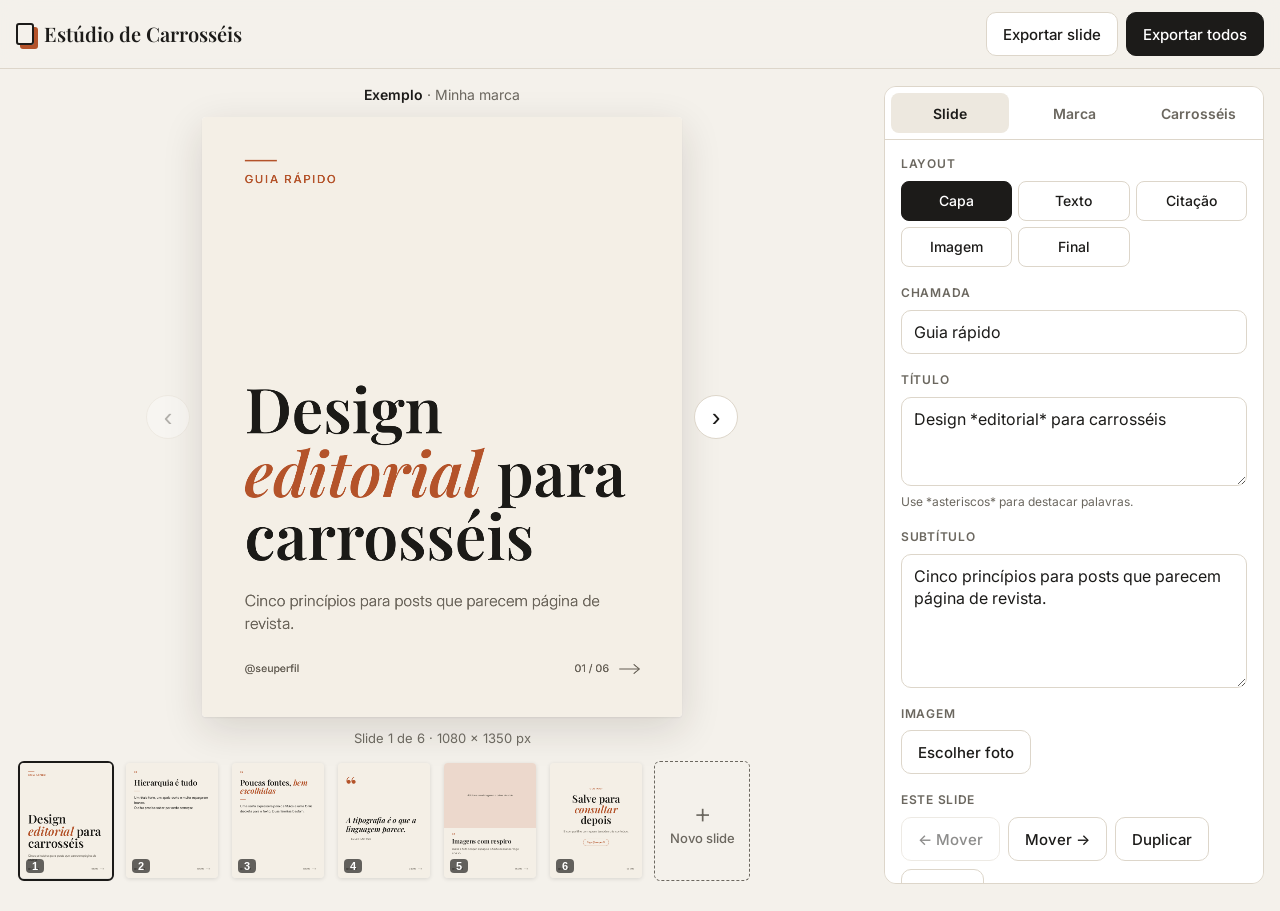
<file: index.html>
<!doctype html>
<html lang="pt-BR">
<head>
  <meta charset="utf-8">
  <meta name="viewport" content="width=device-width, initial-scale=1, viewport-fit=cover">
  <title>Estúdio de Carrosséis</title>
  <meta name="apple-mobile-web-app-capable" content="yes">
  <meta name="apple-mobile-web-app-title" content="Carrosséis">
  <meta name="theme-color" content="#F4F1EB">

  <!-- Fontes (Google Fonts). Ao adicionar uma fonte em js/data.js, inclua-a aqui também. -->
  <link rel="preconnect" href="https://fonts.googleapis.com">
  <link rel="preconnect" href="https://fonts.gstatic.com" crossorigin>
  <link rel="stylesheet" href="https://fonts.googleapis.com/css2?family=Playfair+Display:ital,wght@0,400..900;1,400..900&family=Fraunces:ital,wght@0,100..900;1,100..900&family=Cormorant+Garamond:ital,wght@0,300..700;1,300..700&family=DM+Serif+Display:ital@0;1&family=Instrument+Serif:ital@0;1&family=Inter:ital,wght@0,100..900;1,100..900&family=DM+Sans:ital,wght@0,100..1000;1,100..1000&family=Source+Serif+4:ital,wght@0,200..900;1,200..900&family=Lora:ital,wght@0,400..700;1,400..700&family=Space+Grotesk:wght@300..700&family=Anton&family=Bricolage+Grotesque:opsz,wght@12..96,200..800&family=Poppins:ital,wght@0,400;0,600;0,700;0,800;1,400;1,700&family=Nunito:ital,wght@0,200..1000;1,200..1000&display=swap">

  <link rel="stylesheet" href="css/style.css">
</head>
<body>
  <header class="topbar">
    <div class="brand">
      <span class="brand-mark" aria-hidden="true"></span>
      <span>Estúdio de Carrosséis</span>
    </div>
    <div class="topbar-actions">
      <span class="status" id="status" aria-live="polite"></span>
      <button class="btn" id="export-one">Exportar slide</button>
      <button class="btn btn-primary" id="export-all">Exportar todos</button>
    </div>
  </header>

  <main class="workspace">
    <!-- Pré-visualização -->
    <section class="stage" aria-label="Pré-visualização">
      <p class="stage-title" id="stage-title"></p>
      <div class="preview">
        <button class="nav-btn" id="prev" aria-label="Slide anterior">‹</button>
        <canvas id="preview-canvas" width="1080" height="1350" aria-label="Slide atual"></canvas>
        <button class="nav-btn" id="next" aria-label="Próximo slide">›</button>
      </div>
      <p class="preview-meta" id="preview-meta"></p>
      <div class="strip" id="strip"></div>
    </section>

    <!-- Painel de edição -->
    <aside class="panel">
      <div class="tabs" role="tablist">
        <button class="tab is-active" role="tab" data-tab="slide" aria-selected="true">Slide</button>
        <button class="tab" role="tab" data-tab="marca" aria-selected="false">Marca</button>
        <button class="tab" role="tab" data-tab="carrosseis" aria-selected="false">Carrosséis</button>
      </div>

      <!-- Aba: Slide -->
      <div class="tab-panel" id="tab-slide">
        <div class="field">
          <span class="label">Layout</span>
          <div class="segmented" id="layout-picker"></div>
        </div>

        <label class="field">
          <span class="label" id="label-kicker">Chamada</span>
          <input type="text" data-field="kicker" autocomplete="off">
        </label>

        <label class="field">
          <span class="label" id="label-title">Título</span>
          <textarea data-field="title" rows="3"></textarea>
          <span class="hint">Use *asteriscos* para destacar palavras.</span>
        </label>

        <label class="field">
          <span class="label" id="label-body">Texto</span>
          <textarea data-field="body" rows="5"></textarea>
        </label>

        <div class="field" id="image-controls">
          <span class="label">Imagem</span>
          <div class="row">
            <label class="btn btn-file">
              <input type="file" id="image-input" accept="image/*">
              <span id="image-btn-label">Escolher foto</span>
            </label>
            <button class="btn btn-ghost" id="image-remove">Remover</button>
          </div>
          <label class="range" id="range-pos">
            <span>Enquadramento</span>
            <input type="range" min="0" max="100" data-field="imagePos" data-number>
          </label>
          <label class="range" id="range-overlay">
            <span>Escurecer foto</span>
            <input type="range" min="0" max="95" data-field="overlay" data-number>
          </label>
        </div>

        <div class="field">
          <span class="label">Este slide</span>
          <div class="row wrap">
            <button class="btn" id="move-left">← Mover</button>
            <button class="btn" id="move-right">Mover →</button>
            <button class="btn" id="duplicate">Duplicar</button>
            <button class="btn btn-danger" id="delete">Excluir</button>
          </div>
        </div>
      </div>

      <!-- Aba: Marca -->
      <div class="tab-panel" id="tab-marca" hidden>
        <div class="field">
          <span class="label">Marca deste carrossel</span>
          <select id="brand-select"></select>
          <div class="row wrap">
            <button class="btn" id="brand-new">Nova marca</button>
            <button class="btn" id="brand-duplicate">Duplicar</button>
            <button class="btn btn-danger" id="brand-delete">Excluir</button>
          </div>
        </div>

        <label class="field">
          <span class="label">Nome da marca</span>
          <input type="text" id="brand-name" autocomplete="off">
        </label>

        <div class="field">
          <span class="label">Estilo</span>
          <div class="styles" id="styles"></div>
          <span class="hint">Trocar o estilo aplica as cores e fontes sugeridas. Depois é só ajustar.</span>
        </div>

        <div class="field">
          <span class="label">Paleta</span>
          <div class="palettes" id="palettes"></div>
        </div>

        <div class="field">
          <span class="label">Cores</span>
          <div class="colors">
            <label class="color"><input type="color" data-color="bg"><span>Fundo</span></label>
            <label class="color"><input type="color" data-color="text"><span>Texto</span></label>
            <label class="color"><input type="color" data-color="muted"><span>Apoio</span></label>
            <label class="color"><input type="color" data-color="accent"><span>Destaque</span></label>
          </div>
        </div>

        <label class="field">
          <span class="label">Fonte dos títulos</span>
          <select id="title-font"></select>
        </label>

        <label class="field">
          <span class="label">Fonte do texto</span>
          <select id="body-font"></select>
        </label>

        <label class="field">
          <span class="label">Seu @ no rodapé</span>
          <input type="text" id="handle" autocomplete="off" autocapitalize="off" spellcheck="false">
        </label>

        <div class="field">
          <span class="label">Logo</span>
          <div class="row">
            <label class="btn btn-file">
              <input type="file" id="logo-input" accept="image/*">
              <span id="logo-btn-label">Escolher logo</span>
            </label>
            <button class="btn btn-ghost" id="logo-remove">Remover</button>
          </div>
          <span class="hint">Aparece no rodapé de todos os slides. PNG com fundo transparente fica melhor.</span>
        </div>

        <label class="check">
          <input type="checkbox" id="show-numbers">
          <span>Mostrar numeração (01 / 06)</span>
        </label>

        <div class="field" id="catalog" hidden>
          <span class="label">Marcas prontas do projeto</span>
          <div class="catalog-list" id="catalog-list"></div>
          <span class="hint">Vêm do arquivo marcas/catalogo.json do repositório.</span>
        </div>
      </div>

      <!-- Aba: Carrosséis -->
      <div class="tab-panel" id="tab-carrosseis" hidden>
        <label class="field">
          <span class="label">Nome deste carrossel</span>
          <input type="text" id="carousel-name" autocomplete="off">
        </label>

        <div class="field">
          <span class="label">Meus carrosséis</span>
          <div class="carousel-list" id="carousel-list"></div>
          <div class="row wrap">
            <button class="btn" id="carousel-new">Novo carrossel</button>
            <button class="btn" id="carousel-duplicate">Duplicar</button>
            <button class="btn btn-danger" id="carousel-delete">Excluir</button>
          </div>
        </div>

        <label class="field">
          <span class="label">Colar roteiro</span>
          <textarea id="script-input" rows="8" placeholder="# capa&#10;Chamada: Guia rápido&#10;Título: Seu *título* aqui&#10;Texto: Um subtítulo curto&#10;&#10;# texto&#10;Chamada: 01&#10;Título: Primeira dica&#10;Texto: Explicação da dica."></textarea>
          <span class="hint">Cada slide começa com # e o layout: capa, texto, citação, imagem ou final. O carrossel novo usa a marca atual.</span>
        </label>
        <button class="btn btn-primary" id="script-create">Criar carrossel com o roteiro</button>

        <div class="field">
          <span class="label">Cópia de segurança</span>
          <div class="row wrap">
            <button class="btn" id="backup-export">Salvar cópia</button>
            <label class="btn btn-file">
              <input type="file" id="backup-input" accept=".json,application/json">
              <span>Restaurar cópia</span>
            </label>
          </div>
          <span class="hint">Guarda marcas, carrosséis e fotos num arquivo (vai para o app Arquivos). O Safari pode apagar dados de sites pouco usados, então salve uma cópia de vez em quando.</span>
        </div>
      </div>
    </aside>
  </main>

  <!-- Janela de exportação -->
  <dialog class="export-dialog" id="export-dialog">
    <div class="dialog-head">
      <h2>Imagens prontas</h2>
      <button class="btn btn-ghost" id="dialog-close">Fechar</button>
    </div>
    <p class="dialog-note" id="dialog-note"></p>
    <div class="dialog-actions">
      <button class="btn btn-primary" id="share-files">Salvar no iPad / Compartilhar</button>
      <button class="btn" id="download-all">Baixar arquivos</button>
    </div>
    <div class="export-grid" id="export-grid"></div>
  </dialog>

  <script type="module" src="js/app.js"></script>
</body>
</html>
</file>
<file: css/style.css>
/* ============================================================
   style.css — aparência da interface do editor.
   (A aparência dos slides fica em js/render.js.)
   ============================================================ */

:root {
  --bg: #F4F1EB;
  --surface: #FFFFFF;
  --surface-2: #EDE8DF;
  --ink: #1C1B19;
  --ink-2: #6B675F;
  --line: #DDD6CA;
  --accent: #B4532A;
  --danger: #A33232;
  --radius: 12px;
  --ui-font: "Inter", system-ui, -apple-system, sans-serif;
}

* { box-sizing: border-box; }

html, body { margin: 0; }

body {
  background: var(--bg);
  color: var(--ink);
  font-family: var(--ui-font);
  font-size: 15px;
  line-height: 1.4;
  -webkit-font-smoothing: antialiased;
  -webkit-tap-highlight-color: transparent;
}

[hidden] { display: none !important; }

/* ---------- Barra superior ---------- */

.topbar {
  position: sticky;
  top: 0;
  z-index: 10;
  display: flex;
  align-items: center;
  justify-content: space-between;
  gap: 12px;
  padding: 12px max(16px, env(safe-area-inset-right)) 12px max(16px, env(safe-area-inset-left));
  background: rgba(244, 241, 235, 0.92);
  backdrop-filter: blur(10px);
  -webkit-backdrop-filter: blur(10px);
  border-bottom: 1px solid var(--line);
}

.brand {
  display: flex;
  align-items: center;
  gap: 10px;
  font-family: "Playfair Display", Georgia, serif;
  font-size: 20px;
  font-weight: 600;
  white-space: nowrap;
}

.brand-mark {
  width: 18px;
  height: 22px;
  border: 2px solid var(--ink);
  border-radius: 3px;
  box-shadow: 4px 4px 0 var(--accent);
}

.topbar-actions { display: flex; align-items: center; gap: 8px; }

.status { color: var(--ink-2); font-size: 13px; margin-right: 4px; }

/* ---------- Botões ---------- */

.btn {
  display: inline-flex;
  align-items: center;
  justify-content: center;
  min-height: 44px;
  padding: 0 16px;
  border: 1px solid var(--line);
  border-radius: 10px;
  background: var(--surface);
  color: var(--ink);
  font: 500 15px var(--ui-font);
  cursor: pointer;
  white-space: nowrap;
  transition: background 0.15s, border-color 0.15s;
}
.btn:hover { border-color: var(--ink-2); }
.btn:active { transform: translateY(1px); }
.btn:disabled { opacity: 0.5; cursor: default; }
.btn-primary { background: var(--ink); border-color: var(--ink); color: #fff; }
.btn-primary:hover { background: #000; }
.btn-ghost { background: transparent; }
.btn-danger { color: var(--danger); }

.btn-file { position: relative; overflow: hidden; }
.btn-file input { position: absolute; inset: 0; opacity: 0; cursor: pointer; }

/* ---------- Área de trabalho ---------- */

.workspace {
  display: grid;
  grid-template-columns: 1fr;
  gap: 16px;
  padding: 16px;
  max-width: 1500px;
  margin: 0 auto;
}

@media (min-width: 1000px) {
  .workspace {
    grid-template-columns: minmax(0, 1fr) 380px;
    align-items: start;
  }
  .panel {
    position: sticky;
    top: 86px;
    max-height: calc(100vh - 102px);
    overflow-y: auto;
  }
}

/* ---------- Pré-visualização ---------- */

.stage { min-width: 0; }

.stage-title {
  margin: 0 0 12px;
  text-align: center;
  color: var(--ink-2);
  font-size: 14px;
}
.stage-title strong { color: var(--ink); font-weight: 600; }

.preview {
  display: flex;
  align-items: center;
  justify-content: center;
  gap: 12px;
}

#preview-canvas {
  display: block;
  width: min(100%, 560px, calc((100vh - 300px) * 0.8));
  min-width: 240px;
  height: auto;
  border-radius: 4px;
  background: var(--surface);
  box-shadow: 0 1px 2px rgba(0, 0, 0, 0.06), 0 12px 40px rgba(40, 30, 20, 0.14);
}

.nav-btn {
  flex: none;
  width: 44px;
  height: 44px;
  border: 1px solid var(--line);
  border-radius: 50%;
  background: var(--surface);
  color: var(--ink);
  font-size: 26px;
  line-height: 1;
  cursor: pointer;
}
.nav-btn:disabled { opacity: 0.3; cursor: default; }

.preview-meta {
  margin: 12px 0 4px;
  text-align: center;
  color: var(--ink-2);
  font-size: 13px;
}

.strip {
  display: flex;
  gap: 10px;
  overflow-x: auto;
  padding: 10px 2px 14px;
  scroll-snap-type: x proximity;
  -webkit-overflow-scrolling: touch;
}

.thumb {
  flex: none;
  position: relative;
  width: 96px;
  padding: 0;
  border: 2px solid transparent;
  border-radius: 6px;
  background: none;
  cursor: pointer;
  scroll-snap-align: start;
}
.thumb canvas {
  display: block;
  width: 100%;
  height: auto;
  border-radius: 4px;
  box-shadow: 0 1px 4px rgba(0, 0, 0, 0.12);
}
.thumb.is-active { border-color: var(--ink); }
.thumb-num {
  position: absolute;
  left: 6px;
  bottom: 6px;
  padding: 1px 6px;
  border-radius: 4px;
  background: rgba(0, 0, 0, 0.6);
  color: #fff;
  font-size: 11px;
  font-weight: 600;
}

.thumb-add {
  flex: none;
  width: 96px;
  aspect-ratio: 4 / 5;
  border: 1.5px dashed var(--ink-2);
  border-radius: 6px;
  background: transparent;
  color: var(--ink-2);
  font: 500 13px var(--ui-font);
  cursor: pointer;
}
.thumb-add strong { display: block; font-size: 28px; font-weight: 300; }

/* ---------- Painel ---------- */

.panel {
  background: var(--surface);
  border: 1px solid var(--line);
  border-radius: var(--radius);
}

.tabs {
  display: grid;
  grid-template-columns: repeat(3, 1fr);
  padding: 6px;
  gap: 6px;
  border-bottom: 1px solid var(--line);
  position: sticky;
  top: 0;
  background: var(--surface);
  z-index: 1;
  border-radius: var(--radius) var(--radius) 0 0;
}
.tab {
  min-height: 40px;
  border: 0;
  border-radius: 8px;
  background: transparent;
  color: var(--ink-2);
  font: 600 14px var(--ui-font);
  cursor: pointer;
}
.tab.is-active { background: var(--surface-2); color: var(--ink); }

.tab-panel { padding: 16px; display: grid; gap: 18px; }

.field { display: grid; gap: 8px; }

.label {
  font-size: 12px;
  font-weight: 600;
  letter-spacing: 0.06em;
  text-transform: uppercase;
  color: var(--ink-2);
}

.hint { font-size: 12px; color: var(--ink-2); }

/* font-size 16px evita o zoom automático do Safari ao tocar no campo */
input[type="text"], textarea, select {
  width: 100%;
  padding: 10px 12px;
  border: 1px solid var(--line);
  border-radius: 10px;
  background: var(--surface);
  color: var(--ink);
  font: 16px/1.4 var(--ui-font);
}
textarea { resize: vertical; }
select { min-height: 44px; appearance: none; -webkit-appearance: none;
  background-image: linear-gradient(45deg, transparent 50%, var(--ink-2) 50%), linear-gradient(135deg, var(--ink-2) 50%, transparent 50%);
  background-position: calc(100% - 18px) 50%, calc(100% - 12px) 50%;
  background-size: 6px 6px; background-repeat: no-repeat; }
input:focus, textarea:focus, select:focus { outline: 2px solid var(--ink); outline-offset: 1px; }

.row { display: flex; gap: 8px; }
.row.wrap { flex-wrap: wrap; }

.segmented {
  display: grid;
  grid-template-columns: repeat(auto-fill, minmax(84px, 1fr));
  gap: 6px;
}
.segmented button {
  min-height: 40px;
  border: 1px solid var(--line);
  border-radius: 8px;
  background: var(--surface);
  color: var(--ink);
  font: 500 14px var(--ui-font);
  cursor: pointer;
}
.segmented button.is-active { background: var(--ink); border-color: var(--ink); color: #fff; }

.range { display: grid; gap: 4px; font-size: 13px; color: var(--ink-2); }
.range input { width: 100%; accent-color: var(--ink); }

.palettes { display: grid; grid-template-columns: repeat(3, 1fr); gap: 8px; }
.palette {
  display: grid;
  gap: 6px;
  padding: 8px;
  border: 1px solid var(--line);
  border-radius: 10px;
  background: var(--surface);
  font: 500 12px var(--ui-font);
  color: var(--ink);
  cursor: pointer;
  text-align: left;
}
.palette.is-active { border-color: var(--ink); box-shadow: inset 0 0 0 1px var(--ink); }
.palette-chips { display: flex; height: 26px; border-radius: 5px; overflow: hidden; }
.palette-chips span { flex: 1; }
.palette-chips span:first-child { flex: 2; }

.colors { display: grid; grid-template-columns: repeat(4, 1fr); gap: 8px; }
.color { display: grid; justify-items: center; gap: 4px; font-size: 12px; color: var(--ink-2); }
.color input {
  width: 100%;
  height: 44px;
  padding: 2px;
  border: 1px solid var(--line);
  border-radius: 10px;
  background: var(--surface);
  cursor: pointer;
}

.check { display: flex; align-items: center; gap: 10px; min-height: 44px; }

/* ---------- Estilos, marcas e carrosséis ---------- */

.styles { display: grid; grid-template-columns: 1fr 1fr; gap: 8px; }
.style-option, .carousel-item {
  display: grid;
  gap: 2px;
  padding: 10px 12px;
  border: 1px solid var(--line);
  border-radius: 10px;
  background: var(--surface);
  color: var(--ink);
  font: 14px var(--ui-font);
  text-align: left;
  cursor: pointer;
}
.style-option span, .carousel-item span { font-size: 12px; color: var(--ink-2); }
.style-option.is-active, .carousel-item.is-active { border-color: var(--ink); box-shadow: inset 0 0 0 1px var(--ink); }

.carousel-list {
  display: grid;
  gap: 6px;
  max-height: 280px;
  overflow-y: auto;
}
.carousel-item strong {
  font-weight: 600;
  overflow: hidden;
  text-overflow: ellipsis;
  white-space: nowrap;
}

.catalog-list { display: grid; gap: 8px; }
.catalog-item {
  display: grid;
  grid-template-columns: 56px 1fr auto;
  align-items: center;
  gap: 10px;
  font-size: 14px;
}
.catalog-item .palette-chips { height: 28px; }
.check input { width: 22px; height: 22px; accent-color: var(--ink); }

/* ---------- Janela de exportação ---------- */

.export-dialog {
  width: min(920px, calc(100vw - 32px));
  max-height: calc(100vh - 48px);
  padding: 20px;
  border: 0;
  border-radius: 16px;
  background: var(--surface);
  color: var(--ink);
  box-shadow: 0 20px 60px rgba(0, 0, 0, 0.25);
}
.export-dialog::backdrop { background: rgba(20, 18, 15, 0.5); }

.dialog-head { display: flex; align-items: center; justify-content: space-between; gap: 12px; }
.dialog-head h2 { margin: 0; font: 600 24px "Playfair Display", Georgia, serif; }
.dialog-note { color: var(--ink-2); margin: 8px 0 14px; }
.dialog-actions { display: flex; flex-wrap: wrap; gap: 8px; margin-bottom: 16px; }

.export-grid {
  display: grid;
  grid-template-columns: repeat(auto-fill, minmax(140px, 1fr));
  gap: 12px;
}
.export-item { display: grid; gap: 6px; font-size: 12px; color: var(--ink-2); text-decoration: none; }
.export-item img { width: 100%; height: auto; border-radius: 4px; box-shadow: 0 1px 4px rgba(0, 0, 0, 0.15); }

@media (max-width: 600px) {
  .brand span:last-child { display: none; }
  .status { display: none; }
  .btn { padding: 0 12px; }
}
</file>
